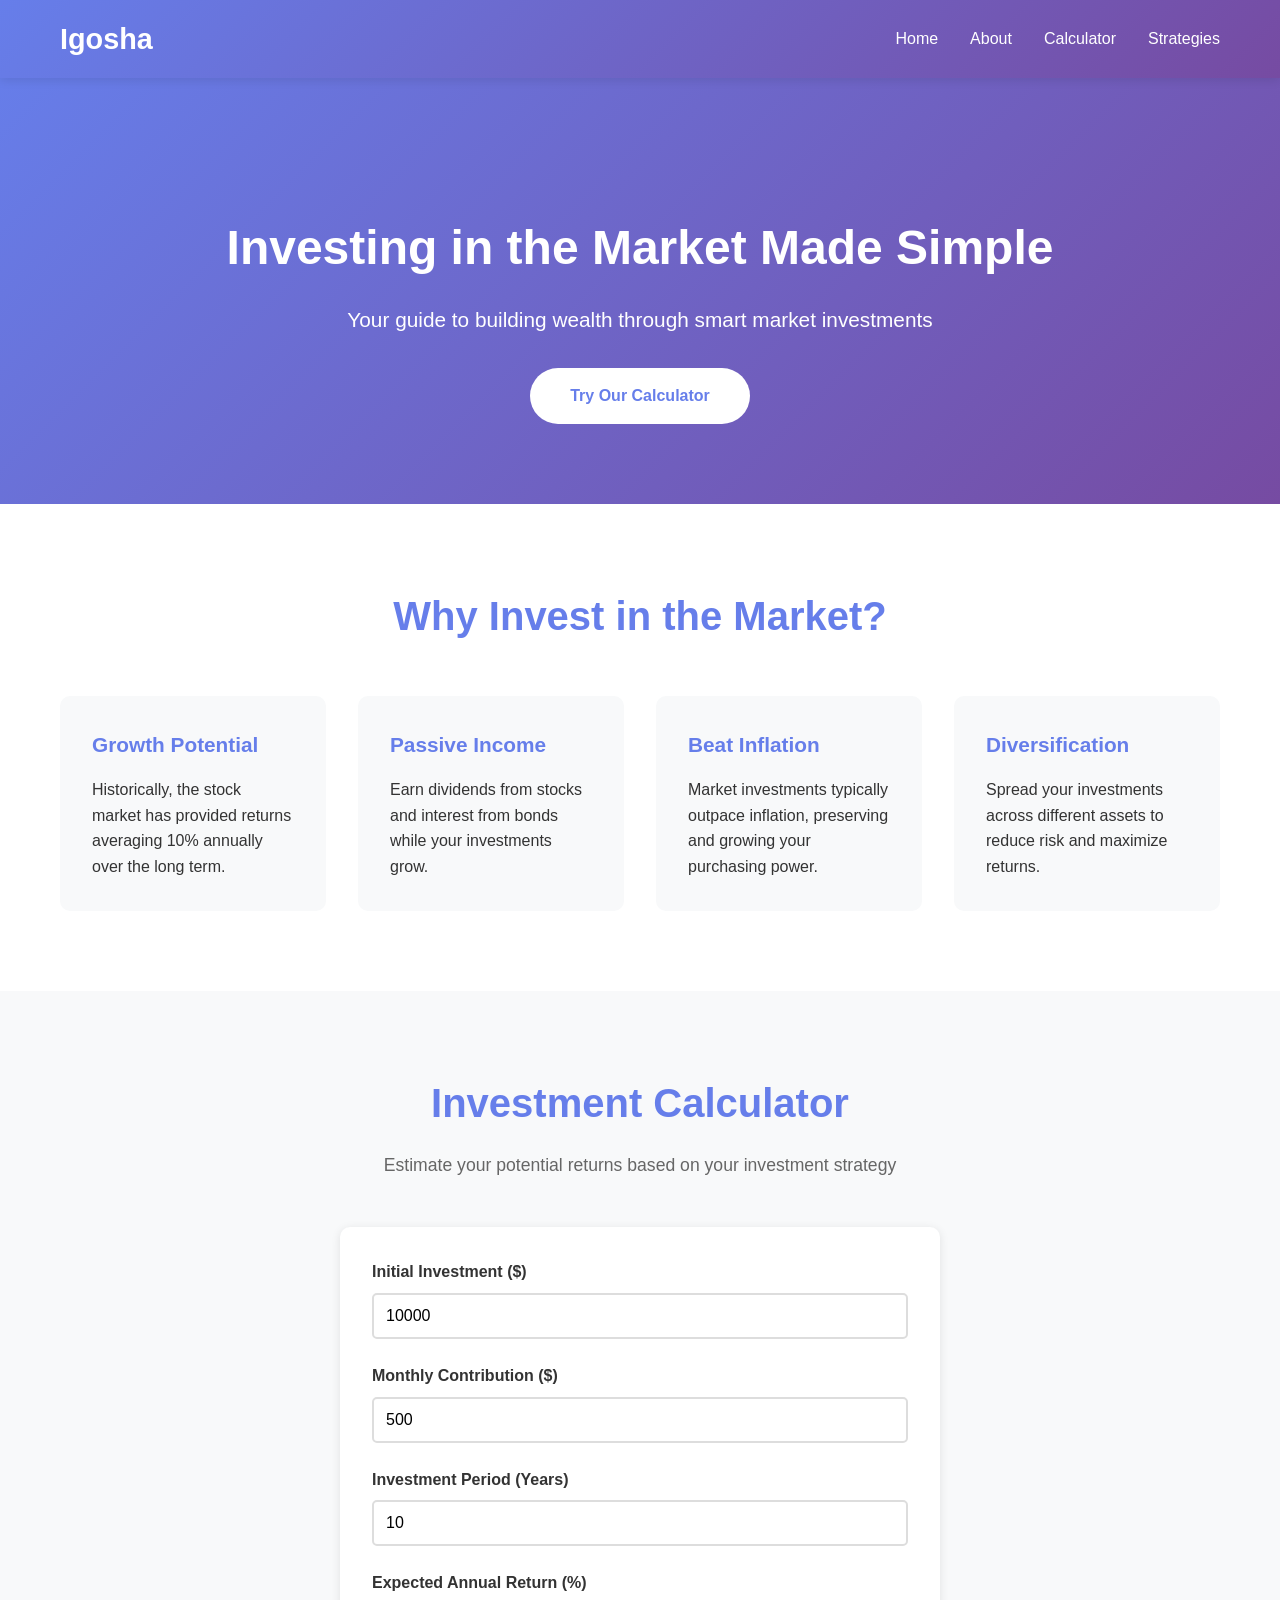
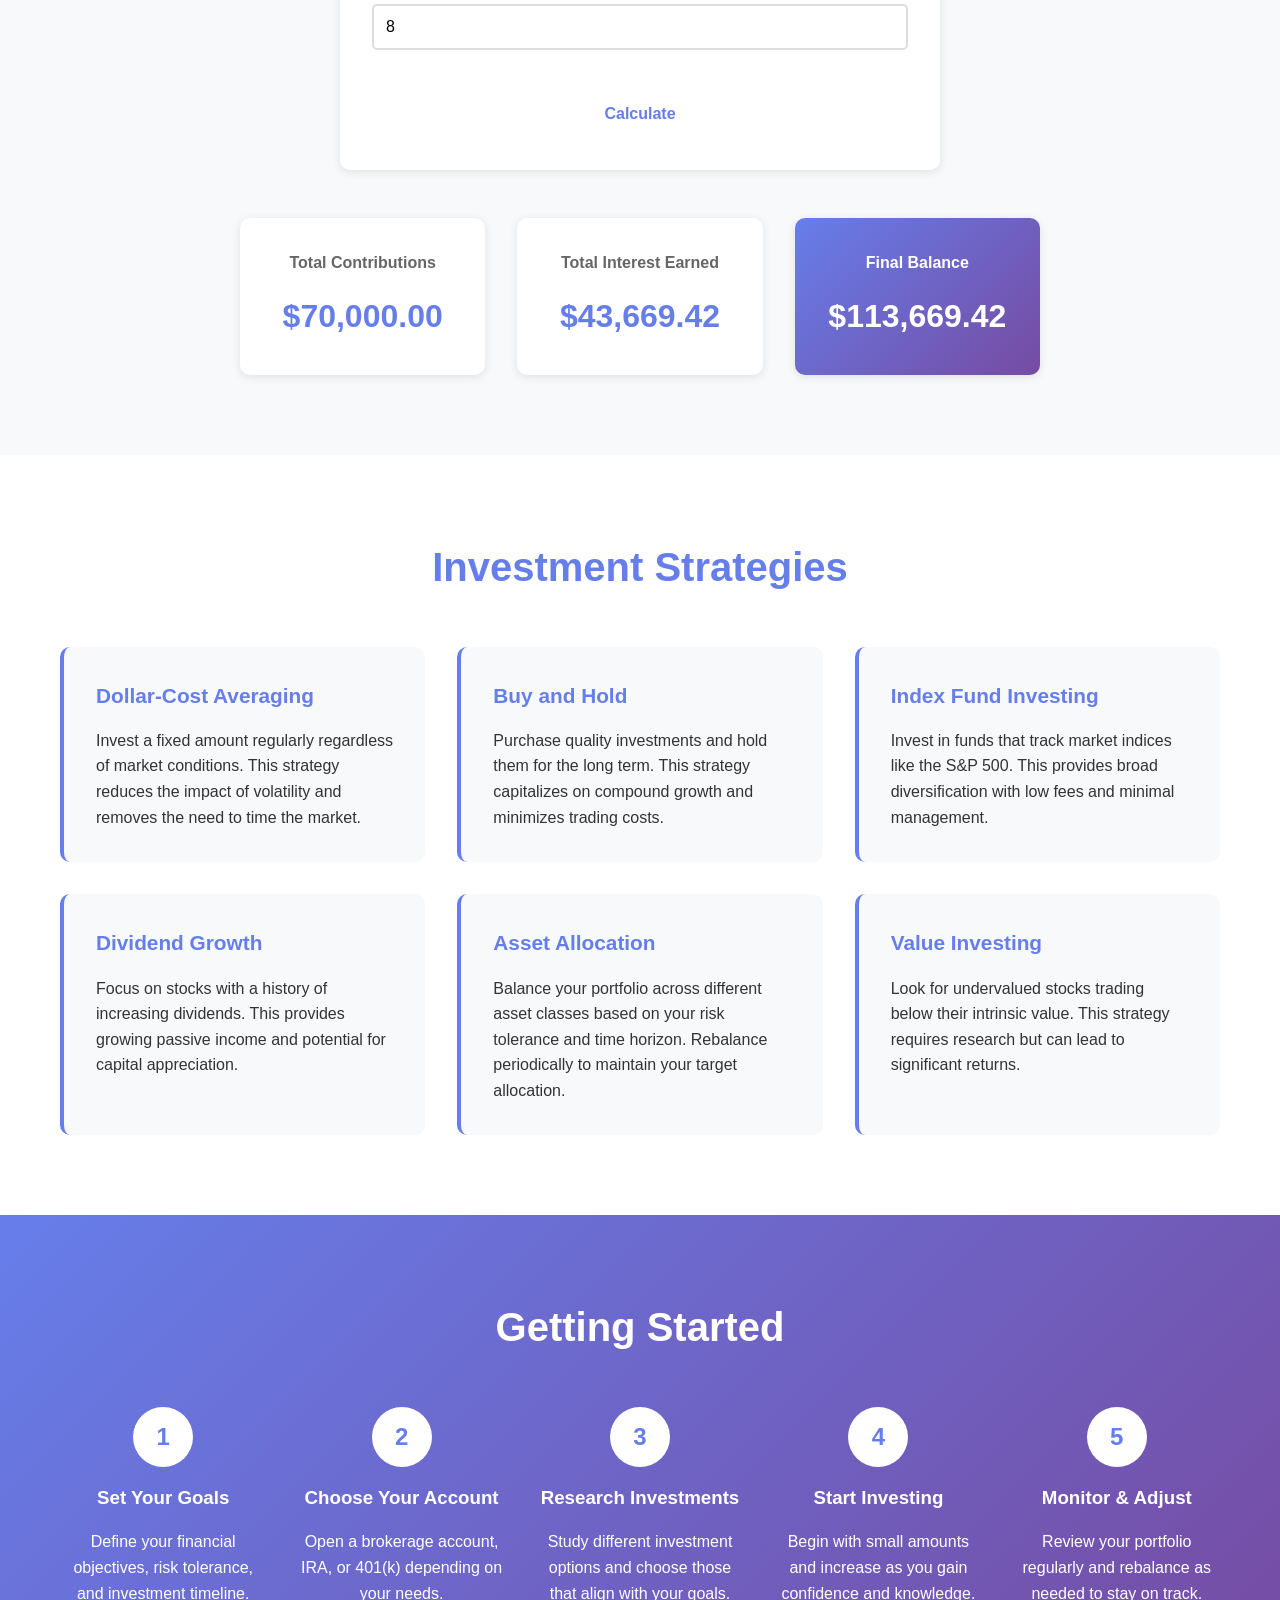
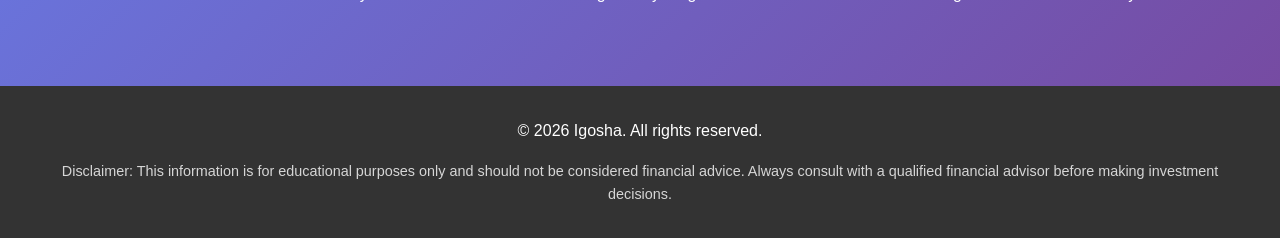
<file: index.html>
<!DOCTYPE html>
<html lang="en">
<head>
    <meta charset="UTF-8">
    <meta name="viewport" content="width=device-width, initial-scale=1.0">
    <title>Igosha - Investing in the Market</title>
    <link rel="stylesheet" href="styles.css">
</head>
<body>
    <header>
        <nav>
            <div class="logo">Igosha</div>
            <ul class="nav-links">
                <li><a href="#home">Home</a></li>
                <li><a href="#about">About</a></li>
                <li><a href="#calculator">Calculator</a></li>
                <li><a href="#strategies">Strategies</a></li>
            </ul>
        </nav>
    </header>

    <main>
        <section id="home" class="hero">
            <div class="hero-content">
                <h1>Investing in the Market Made Simple</h1>
                <p>Your guide to building wealth through smart market investments</p>
                <a href="#calculator" class="cta-button">Try Our Calculator</a>
            </div>
        </section>

        <section id="about" class="about">
            <div class="container">
                <h2>Why Invest in the Market?</h2>
                <div class="benefits-grid">
                    <div class="benefit-card">
                        <h3>Growth Potential</h3>
                        <p>Historically, the stock market has provided returns averaging 10% annually over the long term.</p>
                    </div>
                    <div class="benefit-card">
                        <h3>Passive Income</h3>
                        <p>Earn dividends from stocks and interest from bonds while your investments grow.</p>
                    </div>
                    <div class="benefit-card">
                        <h3>Beat Inflation</h3>
                        <p>Market investments typically outpace inflation, preserving and growing your purchasing power.</p>
                    </div>
                    <div class="benefit-card">
                        <h3>Diversification</h3>
                        <p>Spread your investments across different assets to reduce risk and maximize returns.</p>
                    </div>
                </div>
            </div>
        </section>

        <section id="calculator" class="calculator">
            <div class="container">
                <h2>Investment Calculator</h2>
                <p>Estimate your potential returns based on your investment strategy</p>
                <div class="calculator-form">
                    <div class="form-group">
                        <label for="initial-investment">Initial Investment ($)</label>
                        <input type="number" id="initial-investment" value="10000" min="0" step="100">
                    </div>
                    <div class="form-group">
                        <label for="monthly-contribution">Monthly Contribution ($)</label>
                        <input type="number" id="monthly-contribution" value="500" min="0" step="50">
                    </div>
                    <div class="form-group">
                        <label for="years">Investment Period (Years)</label>
                        <input type="number" id="years" value="10" min="1" max="50">
                    </div>
                    <div class="form-group">
                        <label for="rate">Expected Annual Return (%)</label>
                        <input type="number" id="rate" value="8" min="0" max="30" step="0.5">
                    </div>
                    <button id="calculate-btn" class="cta-button">Calculate</button>
                </div>
                <div id="results" class="results">
                    <div class="result-item">
                        <h3>Total Contributions</h3>
                        <p id="total-contributions">$0</p>
                    </div>
                    <div class="result-item">
                        <h3>Total Interest Earned</h3>
                        <p id="total-interest">$0</p>
                    </div>
                    <div class="result-item highlight">
                        <h3>Final Balance</h3>
                        <p id="final-balance">$0</p>
                    </div>
                </div>
            </div>
        </section>

        <section id="strategies" class="strategies">
            <div class="container">
                <h2>Investment Strategies</h2>
                <div class="strategies-grid">
                    <div class="strategy-card">
                        <h3>Dollar-Cost Averaging</h3>
                        <p>Invest a fixed amount regularly regardless of market conditions. This strategy reduces the impact of volatility and removes the need to time the market.</p>
                    </div>
                    <div class="strategy-card">
                        <h3>Buy and Hold</h3>
                        <p>Purchase quality investments and hold them for the long term. This strategy capitalizes on compound growth and minimizes trading costs.</p>
                    </div>
                    <div class="strategy-card">
                        <h3>Index Fund Investing</h3>
                        <p>Invest in funds that track market indices like the S&P 500. This provides broad diversification with low fees and minimal management.</p>
                    </div>
                    <div class="strategy-card">
                        <h3>Dividend Growth</h3>
                        <p>Focus on stocks with a history of increasing dividends. This provides growing passive income and potential for capital appreciation.</p>
                    </div>
                    <div class="strategy-card">
                        <h3>Asset Allocation</h3>
                        <p>Balance your portfolio across different asset classes based on your risk tolerance and time horizon. Rebalance periodically to maintain your target allocation.</p>
                    </div>
                    <div class="strategy-card">
                        <h3>Value Investing</h3>
                        <p>Look for undervalued stocks trading below their intrinsic value. This strategy requires research but can lead to significant returns.</p>
                    </div>
                </div>
            </div>
        </section>

        <section class="getting-started">
            <div class="container">
                <h2>Getting Started</h2>
                <div class="steps">
                    <div class="step">
                        <div class="step-number">1</div>
                        <h3>Set Your Goals</h3>
                        <p>Define your financial objectives, risk tolerance, and investment timeline.</p>
                    </div>
                    <div class="step">
                        <div class="step-number">2</div>
                        <h3>Choose Your Account</h3>
                        <p>Open a brokerage account, IRA, or 401(k) depending on your needs.</p>
                    </div>
                    <div class="step">
                        <div class="step-number">3</div>
                        <h3>Research Investments</h3>
                        <p>Study different investment options and choose those that align with your goals.</p>
                    </div>
                    <div class="step">
                        <div class="step-number">4</div>
                        <h3>Start Investing</h3>
                        <p>Begin with small amounts and increase as you gain confidence and knowledge.</p>
                    </div>
                    <div class="step">
                        <div class="step-number">5</div>
                        <h3>Monitor & Adjust</h3>
                        <p>Review your portfolio regularly and rebalance as needed to stay on track.</p>
                    </div>
                </div>
            </div>
        </section>
    </main>

    <footer>
        <div class="container">
            <p>&copy; 2026 Igosha. All rights reserved.</p>
            <p class="disclaimer">Disclaimer: This information is for educational purposes only and should not be considered financial advice. Always consult with a qualified financial advisor before making investment decisions.</p>
        </div>
    </footer>

    <script src="script.js"></script>
</body>
</html>
</file>
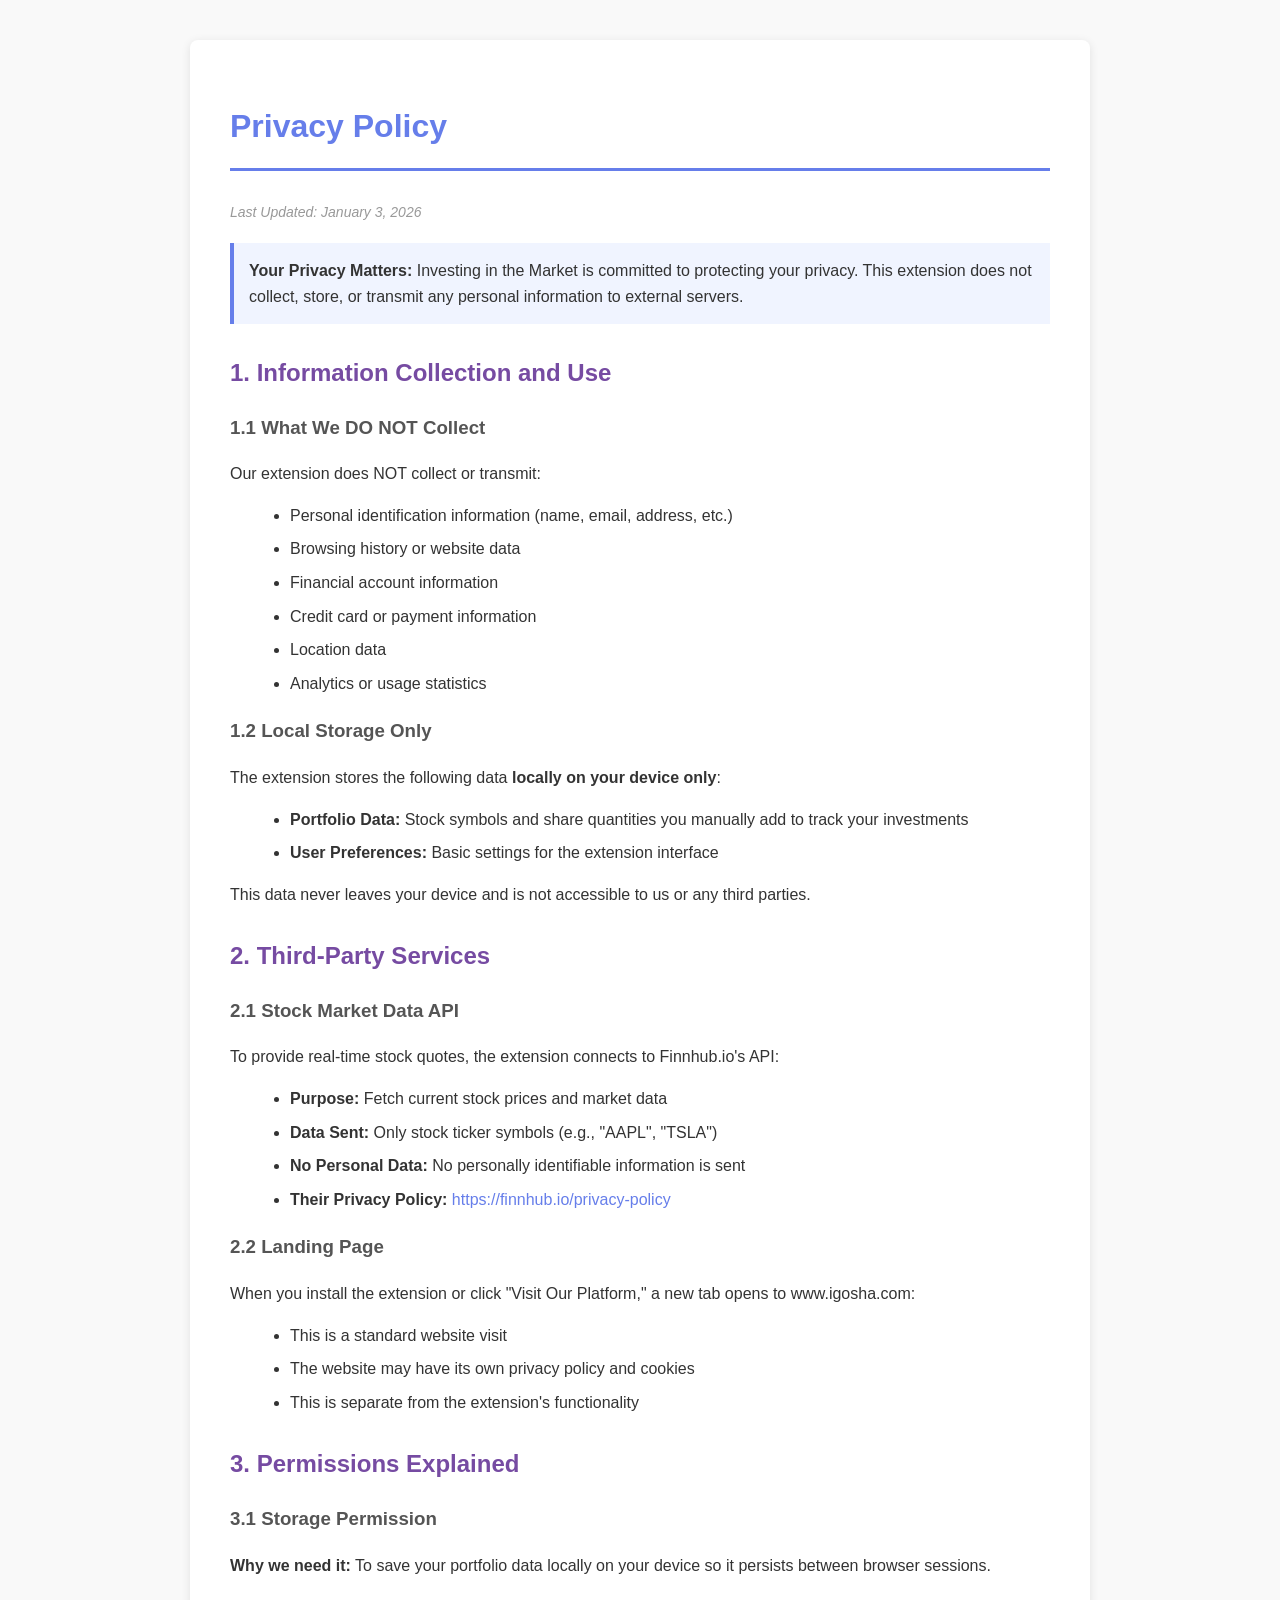
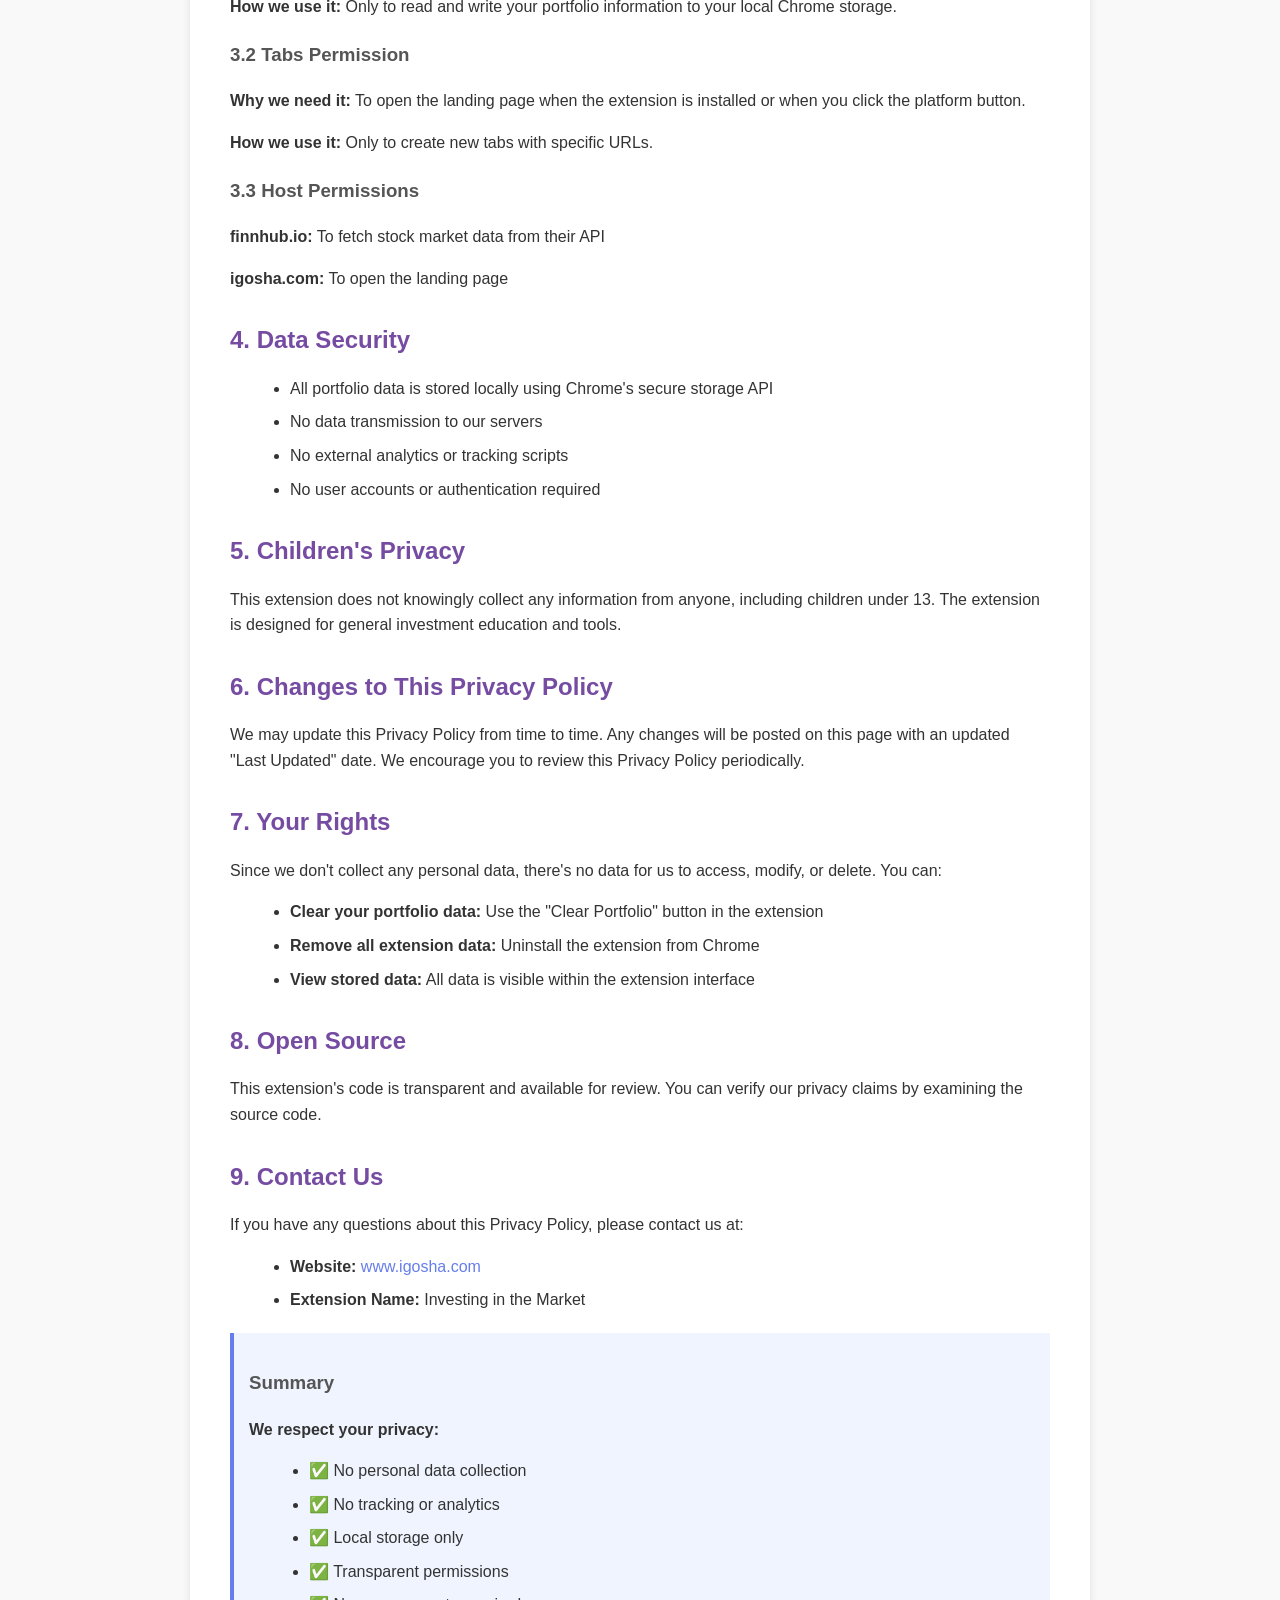
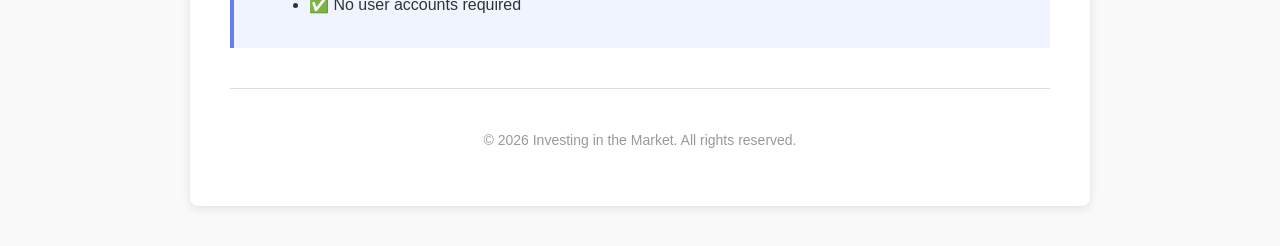
<file: privacy-policy.html>
<!DOCTYPE html>
<html lang="en">
<head>
    <meta charset="UTF-8">
    <meta name="viewport" content="width=device-width, initial-scale=1.0">
    <title>Privacy Policy - Investing in the Market</title>
    <style>
        body {
            font-family: 'Segoe UI', Tahoma, Geneva, Verdana, sans-serif;
            line-height: 1.6;
            max-width: 900px;
            margin: 0 auto;
            padding: 40px 20px;
            color: #333;
            background: #f9f9f9;
        }
        .container {
            background: white;
            padding: 40px;
            border-radius: 8px;
            box-shadow: 0 2px 10px rgba(0,0,0,0.1);
        }
        h1 {
            color: #667eea;
            border-bottom: 3px solid #667eea;
            padding-bottom: 15px;
            margin-bottom: 30px;
        }
        h2 {
            color: #764ba2;
            margin-top: 30px;
            margin-bottom: 15px;
        }
        h3 {
            color: #555;
            margin-top: 20px;
        }
        p {
            margin-bottom: 15px;
        }
        ul {
            margin-left: 20px;
            margin-bottom: 15px;
        }
        li {
            margin-bottom: 8px;
        }
        .highlight {
            background: #f0f4ff;
            padding: 15px;
            border-left: 4px solid #667eea;
            margin: 20px 0;
        }
        .updated {
            color: #999;
            font-size: 14px;
            font-style: italic;
        }
        a {
            color: #667eea;
            text-decoration: none;
        }
        a:hover {
            text-decoration: underline;
        }
    </style>
</head>
<body>
    <div class="container">
        <h1>Privacy Policy</h1>
        <p class="updated">Last Updated: January 3, 2026</p>

        <div class="highlight">
            <strong>Your Privacy Matters:</strong> Investing in the Market is committed to protecting your privacy. This extension does not collect, store, or transmit any personal information to external servers.
        </div>

        <h2>1. Information Collection and Use</h2>
        <h3>1.1 What We DO NOT Collect</h3>
        <p>Our extension does NOT collect or transmit:</p>
        <ul>
            <li>Personal identification information (name, email, address, etc.)</li>
            <li>Browsing history or website data</li>
            <li>Financial account information</li>
            <li>Credit card or payment information</li>
            <li>Location data</li>
            <li>Analytics or usage statistics</li>
        </ul>

        <h3>1.2 Local Storage Only</h3>
        <p>The extension stores the following data <strong>locally on your device only</strong>:</p>
        <ul>
            <li><strong>Portfolio Data:</strong> Stock symbols and share quantities you manually add to track your investments</li>
            <li><strong>User Preferences:</strong> Basic settings for the extension interface</li>
        </ul>
        <p>This data never leaves your device and is not accessible to us or any third parties.</p>

        <h2>2. Third-Party Services</h2>
        <h3>2.1 Stock Market Data API</h3>
        <p>To provide real-time stock quotes, the extension connects to Finnhub.io's API:</p>
        <ul>
            <li><strong>Purpose:</strong> Fetch current stock prices and market data</li>
            <li><strong>Data Sent:</strong> Only stock ticker symbols (e.g., "AAPL", "TSLA")</li>
            <li><strong>No Personal Data:</strong> No personally identifiable information is sent</li>
            <li><strong>Their Privacy Policy:</strong> <a href="https://finnhub.io/privacy-policy" target="_blank">https://finnhub.io/privacy-policy</a></li>
        </ul>

        <h3>2.2 Landing Page</h3>
        <p>When you install the extension or click "Visit Our Platform," a new tab opens to www.igosha.com:</p>
        <ul>
            <li>This is a standard website visit</li>
            <li>The website may have its own privacy policy and cookies</li>
            <li>This is separate from the extension's functionality</li>
        </ul>

        <h2>3. Permissions Explained</h2>
        <h3>3.1 Storage Permission</h3>
        <p><strong>Why we need it:</strong> To save your portfolio data locally on your device so it persists between browser sessions.</p>
        <p><strong>How we use it:</strong> Only to read and write your portfolio information to your local Chrome storage.</p>

        <h3>3.2 Tabs Permission</h3>
        <p><strong>Why we need it:</strong> To open the landing page when the extension is installed or when you click the platform button.</p>
        <p><strong>How we use it:</strong> Only to create new tabs with specific URLs.</p>

        <h3>3.3 Host Permissions</h3>
        <p><strong>finnhub.io:</strong> To fetch stock market data from their API</p>
        <p><strong>igosha.com:</strong> To open the landing page</p>

        <h2>4. Data Security</h2>
        <ul>
            <li>All portfolio data is stored locally using Chrome's secure storage API</li>
            <li>No data transmission to our servers</li>
            <li>No external analytics or tracking scripts</li>
            <li>No user accounts or authentication required</li>
        </ul>

        <h2>5. Children's Privacy</h2>
        <p>This extension does not knowingly collect any information from anyone, including children under 13. The extension is designed for general investment education and tools.</p>

        <h2>6. Changes to This Privacy Policy</h2>
        <p>We may update this Privacy Policy from time to time. Any changes will be posted on this page with an updated "Last Updated" date. We encourage you to review this Privacy Policy periodically.</p>

        <h2>7. Your Rights</h2>
        <p>Since we don't collect any personal data, there's no data for us to access, modify, or delete. You can:</p>
        <ul>
            <li><strong>Clear your portfolio data:</strong> Use the "Clear Portfolio" button in the extension</li>
            <li><strong>Remove all extension data:</strong> Uninstall the extension from Chrome</li>
            <li><strong>View stored data:</strong> All data is visible within the extension interface</li>
        </ul>

        <h2>8. Open Source</h2>
        <p>This extension's code is transparent and available for review. You can verify our privacy claims by examining the source code.</p>

        <h2>9. Contact Us</h2>
        <p>If you have any questions about this Privacy Policy, please contact us at:</p>
        <ul>
            <li><strong>Website:</strong> <a href="https://www.igosha.com">www.igosha.com</a></li>
            <li><strong>Extension Name:</strong> Investing in the Market</li>
        </ul>

        <div class="highlight">
            <h3>Summary</h3>
            <p><strong>We respect your privacy:</strong></p>
            <ul>
                <li>✅ No personal data collection</li>
                <li>✅ No tracking or analytics</li>
                <li>✅ Local storage only</li>
                <li>✅ Transparent permissions</li>
                <li>✅ No user accounts required</li>
            </ul>
        </div>

        <hr style="margin: 40px 0; border: none; border-top: 1px solid #ddd;">
        
        <p style="text-align: center; color: #999; font-size: 14px;">
            © 2026 Investing in the Market. All rights reserved.
        </p>
    </div>
</body>
</html>
</file>
<file: styles.css>
* {
    margin: 0;
    padding: 0;
    box-sizing: border-box;
}

body {
    font-family: 'Segoe UI', Tahoma, Geneva, Verdana, sans-serif;
    line-height: 1.6;
    color: #333;
    background-color: #f4f4f4;
}

.container {
    max-width: 1200px;
    margin: 0 auto;
    padding: 0 20px;
}

/* Header and Navigation */
header {
    background: linear-gradient(135deg, #667eea 0%, #764ba2 100%);
    color: white;
    padding: 1rem 0;
    position: fixed;
    width: 100%;
    top: 0;
    z-index: 1000;
    box-shadow: 0 2px 10px rgba(0,0,0,0.1);
}

nav {
    display: flex;
    justify-content: space-between;
    align-items: center;
    max-width: 1200px;
    margin: 0 auto;
    padding: 0 20px;
}

.logo {
    font-size: 1.8rem;
    font-weight: bold;
}

.nav-links {
    display: flex;
    list-style: none;
    gap: 2rem;
}

.nav-links a {
    color: white;
    text-decoration: none;
    transition: opacity 0.3s;
}

.nav-links a:hover {
    opacity: 0.8;
}

/* Hero Section */
.hero {
    background: linear-gradient(135deg, #667eea 0%, #764ba2 100%);
    color: white;
    padding: 150px 20px 80px;
    text-align: center;
    margin-top: 60px;
}

.hero-content h1 {
    font-size: 3rem;
    margin-bottom: 1rem;
}

.hero-content p {
    font-size: 1.3rem;
    margin-bottom: 2rem;
}

.cta-button {
    display: inline-block;
    background-color: white;
    color: #667eea;
    padding: 15px 40px;
    text-decoration: none;
    border-radius: 30px;
    font-weight: bold;
    transition: transform 0.3s, box-shadow 0.3s;
    border: none;
    cursor: pointer;
    font-size: 1rem;
}

.cta-button:hover {
    transform: translateY(-2px);
    box-shadow: 0 5px 20px rgba(0,0,0,0.2);
}

/* About Section */
.about {
    padding: 80px 20px;
    background-color: white;
}

.about h2 {
    text-align: center;
    font-size: 2.5rem;
    margin-bottom: 3rem;
    color: #667eea;
}

.benefits-grid {
    display: grid;
    grid-template-columns: repeat(auto-fit, minmax(250px, 1fr));
    gap: 2rem;
}

.benefit-card {
    padding: 2rem;
    background: #f8f9fa;
    border-radius: 10px;
    transition: transform 0.3s, box-shadow 0.3s;
}

.benefit-card:hover {
    transform: translateY(-5px);
    box-shadow: 0 5px 20px rgba(0,0,0,0.1);
}

.benefit-card h3 {
    color: #667eea;
    margin-bottom: 1rem;
    font-size: 1.3rem;
}

/* Calculator Section */
.calculator {
    padding: 80px 20px;
    background-color: #f8f9fa;
}

.calculator h2 {
    text-align: center;
    font-size: 2.5rem;
    margin-bottom: 1rem;
    color: #667eea;
}

.calculator > .container > p {
    text-align: center;
    margin-bottom: 3rem;
    font-size: 1.1rem;
    color: #666;
}

.calculator-form {
    max-width: 600px;
    margin: 0 auto 3rem;
    background: white;
    padding: 2rem;
    border-radius: 10px;
    box-shadow: 0 2px 10px rgba(0,0,0,0.1);
}

.form-group {
    margin-bottom: 1.5rem;
}

.form-group label {
    display: block;
    margin-bottom: 0.5rem;
    font-weight: 600;
    color: #333;
}

.form-group input {
    width: 100%;
    padding: 12px;
    border: 2px solid #ddd;
    border-radius: 5px;
    font-size: 1rem;
    transition: border-color 0.3s;
}

.form-group input:focus {
    outline: none;
    border-color: #667eea;
}

#calculate-btn {
    width: 100%;
    margin-top: 1rem;
}

.results {
    max-width: 800px;
    margin: 0 auto;
    display: grid;
    grid-template-columns: repeat(auto-fit, minmax(200px, 1fr));
    gap: 2rem;
}

.result-item {
    background: white;
    padding: 2rem;
    border-radius: 10px;
    text-align: center;
    box-shadow: 0 2px 10px rgba(0,0,0,0.1);
}

.result-item h3 {
    color: #666;
    font-size: 1rem;
    margin-bottom: 1rem;
}

.result-item p {
    font-size: 2rem;
    font-weight: bold;
    color: #667eea;
}

.result-item.highlight {
    background: linear-gradient(135deg, #667eea 0%, #764ba2 100%);
}

.result-item.highlight h3,
.result-item.highlight p {
    color: white;
}

/* Strategies Section */
.strategies {
    padding: 80px 20px;
    background-color: white;
}

.strategies h2 {
    text-align: center;
    font-size: 2.5rem;
    margin-bottom: 3rem;
    color: #667eea;
}

.strategies-grid {
    display: grid;
    grid-template-columns: repeat(auto-fit, minmax(300px, 1fr));
    gap: 2rem;
}

.strategy-card {
    padding: 2rem;
    background: #f8f9fa;
    border-radius: 10px;
    border-left: 4px solid #667eea;
    transition: transform 0.3s, box-shadow 0.3s;
}

.strategy-card:hover {
    transform: translateY(-5px);
    box-shadow: 0 5px 20px rgba(0,0,0,0.1);
}

.strategy-card h3 {
    color: #667eea;
    margin-bottom: 1rem;
    font-size: 1.3rem;
}

/* Getting Started Section */
.getting-started {
    padding: 80px 20px;
    background: linear-gradient(135deg, #667eea 0%, #764ba2 100%);
    color: white;
}

.getting-started h2 {
    text-align: center;
    font-size: 2.5rem;
    margin-bottom: 3rem;
}

.steps {
    display: grid;
    grid-template-columns: repeat(auto-fit, minmax(200px, 1fr));
    gap: 2rem;
    max-width: 1200px;
    margin: 0 auto;
}

.step {
    text-align: center;
}

.step-number {
    width: 60px;
    height: 60px;
    background: white;
    color: #667eea;
    border-radius: 50%;
    display: flex;
    align-items: center;
    justify-content: center;
    font-size: 1.5rem;
    font-weight: bold;
    margin: 0 auto 1rem;
}

.step h3 {
    margin-bottom: 1rem;
}

/* Footer */
footer {
    background-color: #333;
    color: white;
    padding: 2rem 0;
    text-align: center;
}

.disclaimer {
    margin-top: 1rem;
    font-size: 0.9rem;
    opacity: 0.8;
}

/* Responsive Design */
@media (max-width: 768px) {
    .hero-content h1 {
        font-size: 2rem;
    }
    
    .hero-content p {
        font-size: 1rem;
    }
    
    .nav-links {
        gap: 1rem;
        font-size: 0.9rem;
    }
    
    .benefits-grid,
    .strategies-grid,
    .steps {
        grid-template-columns: 1fr;
    }
    
    .results {
        grid-template-columns: 1fr;
    }
}
</file>
